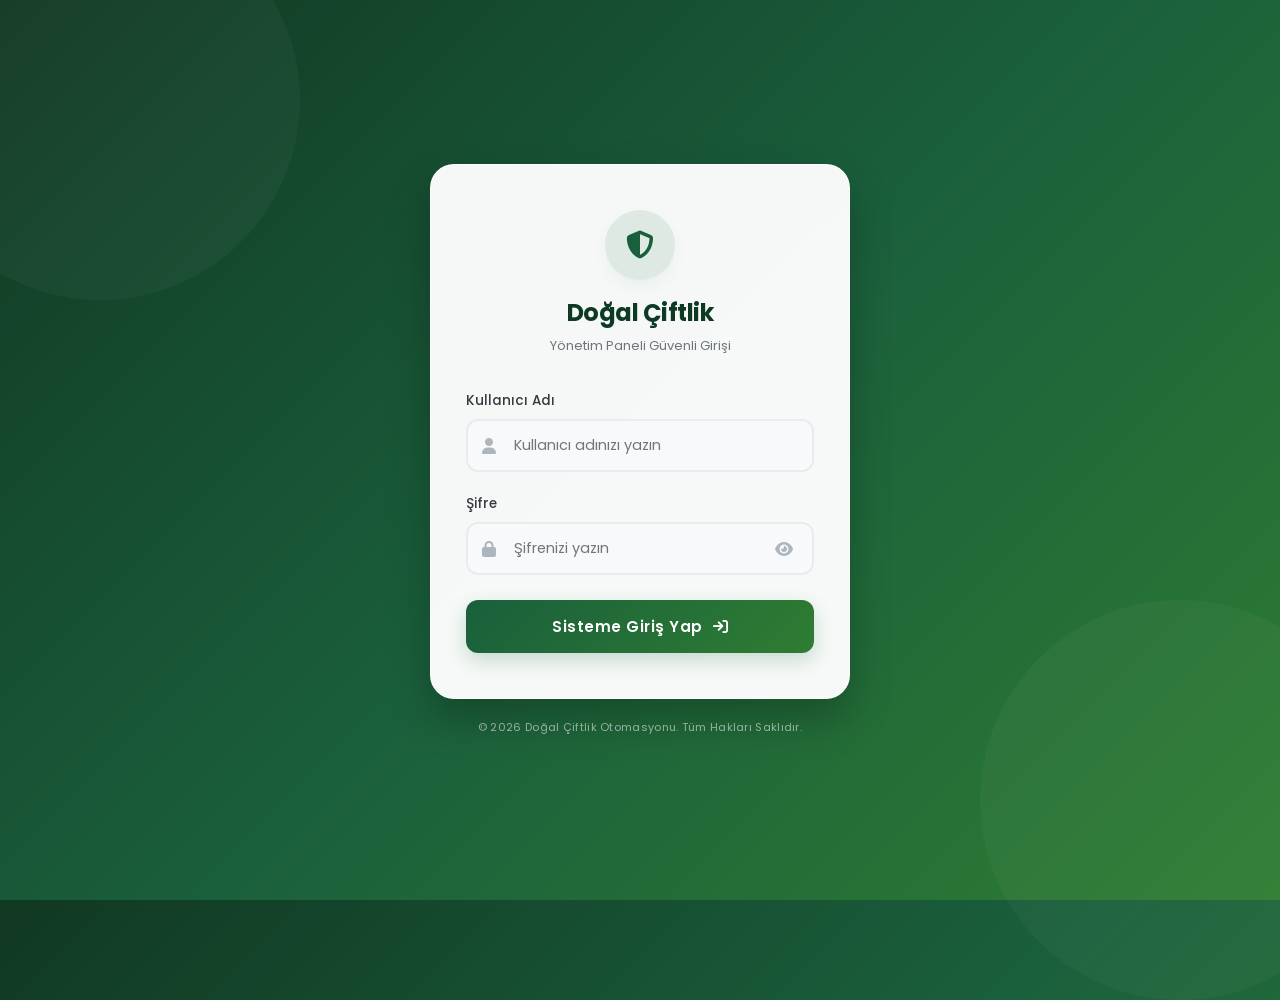
<file: admin-login.html>
<!DOCTYPE html>
<html lang="tr">

<head>
    <meta charset="UTF-8">
    <meta name="viewport" content="width=device-width, initial-scale=1.0">
    <title>Yüksek Market | Organik Süt & Süt Ürünleri</title>
    <!-- FontAwesome ve Google Fonts (Poppins) entegrasyonu -->
    <link rel="stylesheet" href="https://cdnjs.cloudflare.com/ajax/libs/font-awesome/6.4.0/css/all.min.css">
    <link href="https://fonts.googleapis.com/css2?family=Poppins:wght@400;500;600;700&display=swap" rel="stylesheet">
    
    <style>
        :root {
            --primary: #1a5f3c;
            --primary-light: #2e7d32;
            --primary-dark: #0e3a24;
            --accent: #ff9800;
            --bg-gradient: linear-gradient(135deg, #113823 0%, #1a5f3c 50%, #2e7d32 100%);
            --text-dark: #212529;
            --text-muted: #6c757d;
            --error-bg: #fff5f5;
            --error-border: #ffe3e3;
            --error-text: #e03131;
        }

        * {
            margin: 0;
            padding: 0;
            box-sizing: border-box;
            font-family: 'Poppins', sans-serif;
        }

        body {
            background: var(--bg-gradient);
            min-height: 100vh;
            display: flex;
            justify-content: center;
            align-items: center;
            padding: 20px;
            overflow: hidden;
            position: relative;
        }

        /* Arka plan estetiği için dekoratif organik halkalar */
        body::before, body::after {
            content: '';
            position: absolute;
            width: 400px;
            height: 400px;
            border-radius: 50%;
            background: rgba(255, 255, 255, 0.03);
            z-index: 0;
        }
        body::before { top: -100px; left: -100px; }
        body::after { bottom: -100px; right: -100px; }

        .login-wrapper {
            position: relative;
            z-index: 1;
            width: 100%;
            max-width: 420px;
            animation: fadeIn 0.6s ease-out;
        }

        .login-container {
            background: rgba(255, 255, 255, 0.96);
            padding: 45px 35px;
            border-radius: 24px;
            box-shadow: 0 20px 40px rgba(0, 0, 0, 0.25), 
                        0 1px 3px rgba(255, 255, 255, 0.1) inset;
            backdrop-filter: blur(10px);
            border: 1px solid rgba(255, 255, 255, 0.8);
        }

        .brand-header {
            text-align: center;
            margin-bottom: 35px;
        }

        .icon-circle {
            width: 70px;
            height: 70px;
            background: rgba(26, 95, 60, 0.1);
            color: var(--primary);
            border-radius: 50%;
            display: flex;
            justify-content: center;
            align-items: center;
            font-size: 28px;
            margin: 0 auto 15px auto;
            box-shadow: 0 8px 16px rgba(26, 95, 60, 0.05);
            transition: transform 0.3s ease;
        }

        .login-container:hover .icon-circle {
            transform: scale(1.05) rotate(5deg);
        }

        h2 {
            color: var(--primary-dark);
            font-size: 24px;
            font-weight: 700;
            letter-spacing: -0.5px;
            margin-bottom: 6px;
        }

        .subtitle {
            color: var(--text-muted);
            font-size: 13px;
            font-weight: 400;
        }

        .form-group {
            margin-bottom: 22px;
        }

        label {
            display: block;
            margin-bottom: 8px;
            font-weight: 500;
            color: #343a40;
            font-size: 13.5px;
        }

        .input-wrapper {
            position: relative;
            display: flex;
            align-items: center;
        }

        .input-icon {
            position: absolute;
            left: 16px;
            color: #adb5bd;
            font-size: 16px;
            transition: color 0.3s ease;
        }

        input {
            width: 100%;
            padding: 14px 16px 14px 46px;
            border: 2px solid #e9ecef;
            border-radius: 12px;
            font-size: 14.5px;
            font-weight: 400;
            color: var(--text-dark);
            background-color: #f8f9fa;
            transition: all 0.3s cubic-bezier(0.25, 0.8, 0.25, 1);
        }

        #password {
            padding-right: 46px;
        }

        input:focus {
            border-color: var(--primary);
            background-color: #fff;
            box-shadow: 0 0 0 4px rgba(26, 95, 60, 0.12);
            outline: none;
        }

        input:focus + .input-icon {
            color: var(--primary);
        }

        .toggle-password {
            position: absolute;
            right: 16px;
            cursor: pointer;
            color: #adb5bd;
            font-size: 16px;
            padding: 5px;
            transition: color 0.2s;
        }

        .toggle-password:hover {
            color: var(--primary);
        }

        button {
            width: 100%;
            padding: 15px;
            background: linear-gradient(135deg, var(--primary) 0%, var(--primary-light) 100%);
            color: white;
            border: none;
            border-radius: 12px;
            font-size: 15px;
            font-weight: 600;
            letter-spacing: 0.5px;
            cursor: pointer;
            box-shadow: 0 8px 20px rgba(26, 95, 60, 0.2);
            transition: all 0.3s ease;
            display: flex;
            justify-content: center;
            align-items: center;
            gap: 10px;
            margin-top: 25px;
        }

        button:hover {
            background: linear-gradient(135deg, var(--primary-light) 0%, var(--primary-dark) 100%);
            box-shadow: 0 10px 24px rgba(26, 95, 60, 0.3);
            transform: translateY(-1px);
        }

        button:active {
            transform: translateY(1px);
        }

        button:disabled {
            background: #ced4da;
            color: #6c757d;
            box-shadow: none;
            cursor: not-allowed;
            transform: none;
        }

        .error-msg {
            color: var(--error-text);
            background-color: var(--error-bg);
            border: 1px solid var(--error-border);
            padding: 12px 16px;
            border-radius: 10px;
            font-size: 13px;
            font-weight: 500;
            text-align: center;
            margin-top: 20px;
            display: none;
            animation: shake 0.4s ease-in-out;
        }

        /* Animasyonlar */
        @keyframes fadeIn {
            from { opacity: 0; transform: translateY(20px); }
            to { opacity: 1; transform: translateY(0); }
        }

        @keyframes shake {
            0%, 100% { transform: translateX(0); }
            25% { transform: translateX(-6px); }
            75% { transform: translateX(6px); }
        }

        .copyright {
            text-align: center;
            margin-top: 20px;
            font-size: 11px;
            color: rgba(255, 255, 255, 0.6);
            letter-spacing: 0.3px;
        }
    </style>
</head>

<body>

    <div class="login-wrapper">
        <div class="login-container">
            <div class="brand-header">
                <div class="icon-circle">
                    <i class="fas fa-shield-halved"></i>
                </div>
                <h2>Doğal Çiftlik</h2>
                <div class="subtitle">Yönetim Paneli Güvenli Girişi</div>
            </div>

            <form id="loginForm" onsubmit="handleLogin(event)">
                <div class="form-group">
                    <label for="username">Kullanıcı Adı</label>
                    <div class="input-wrapper">
                        <i class="fas fa-user input-icon"></i>
                        <input type="text" id="username" placeholder="Kullanıcı adınızı yazın" autocomplete="username" required>
                    </div>
                </div>

                <div class="form-group">
                    <label for="password">Şifre</label>
                    <div class="input-wrapper">
                        <i class="fas fa-lock input-icon"></i>
                        <input type="password" id="password" placeholder="Şifrenizi yazın" autocomplete="current-password" required>
                        <i class="fas fa-eye toggle-password" id="passwordIcon" onclick="togglePasswordVisibility()"></i>
                    </div>
                </div>

                <button type="submit" id="submitBtn">
                    <span id="btnText">Sisteme Giriş Yap</span>
                    <i class="fas fa-arrow-right-to-bracket"></i>
                </button>
                
                <div id="errorMsg" class="error-msg"></div>
            </form>
        </div>
        <div class="copyright">© 2026 Doğal Çiftlik Otomasyonu. Tüm Hakları Saklıdır.</div>
    </div>

    <script>
        let failedAttempts = 0;
        let lockTimer = null;

        function togglePasswordVisibility() {
            const passwordInput = document.getElementById("password");
            const passwordIcon = document.getElementById("passwordIcon");

            if (passwordInput.type === "password") {
                passwordInput.type = "text";
                passwordIcon.classList.replace("fa-eye", "fa-eye-slash");
            } else {
                passwordInput.type = "password";
                passwordIcon.classList.replace("fa-eye-slash", "fa-eye");
            }
        }

        function handleLogin(event) {
            event.preventDefault();

            const kadi = document.getElementById("username").value.trim();
            const sifre = document.getElementById("password").value.trim();
            const errorMsg = document.getElementById("errorMsg");
            const submitBtn = document.getElementById("submitBtn");
            const btnText = document.getElementById("btnText");

            if (failedAttempts >= 3) {
                showError("⚠️ Güvenlik protokolü devrede. Çok fazla hatalı deneme yaptınız.");
                return;
            }

            if (!kadi || !sifre) {
                showError("Lütfen tüm alanları doldurun.");
                return;
            }

            // Arayüz yükleniyor durumu
            submitBtn.disabled = true;
            btnText.innerHTML = '<i class="fas fa-circle-notch fa-spin"></i> Doğrulanıyor...';
            errorMsg.style.display = "none";

            // API Bağlantısı
            fetch('/api/admin-login', {
                method: 'POST',
                headers: {
                    'Content-Type': 'application/json'
                },
                body: JSON.stringify({ username: kadi, password: sifre })
            })
            .then(res => res.json())
            .then(data => {
                if (data.success) {
                    failedAttempts = 0;
                    localStorage.setItem("admin_token", data.token);
                    window.location.href = "admin.html";
                } else {
                    failedAttempts++;
                    showError(data.message || "Giriş bilgileri hatalı, lütfen kontrol edin.");
                    
                    if (failedAttempts >= 3) {
                        startLockdown();
                    } else {
                        resetButton();
                    }
                }
            })
            .catch(err => {
                console.error("Bağlantı Hatası:", err);
                showError("Sunucuyla güvenli bağlantı kurulamadı.");
                resetButton();
            });
        }

        function showError(text) {
            const errorMsg = document.getElementById("errorMsg");
            errorMsg.innerText = text;
            errorMsg.style.display = "block";
            // Her hata mesajında sallantı animasyonunu tetikle
            errorMsg.style.animation = 'none';
            errorMsg.offsetHeight; // Reflow tetikleme
            errorMsg.style.animation = 'shake 0.4s ease-in-out';
        }

        function resetButton() {
            const submitBtn = document.getElementById("submitBtn");
            submitBtn.disabled = false;
            submitBtn.innerHTML = '<span id="btnText">Sisteme Giriş Yap</span> <i class="fas fa-arrow-right-to-bracket"></i>';
        }

        function startLockdown() {
            const submitBtn = document.getElementById("submitBtn");
            let timeLeft = 30;

            submitBtn.disabled = true;

            lockTimer = setInterval(() => {
                timeLeft--;
                submitBtn.innerHTML = `<i class="fas fa-lock"></i> Kilitlendi (${timeLeft}s)`;

                if (timeLeft <= 0) {
                    clearInterval(lockTimer);
                    failedAttempts = 0;
                    resetButton();
                    document.getElementById("errorMsg").style.display = "none";
                }
            }, 1000);
        }
    </script>
</body>

</html>
</file>
